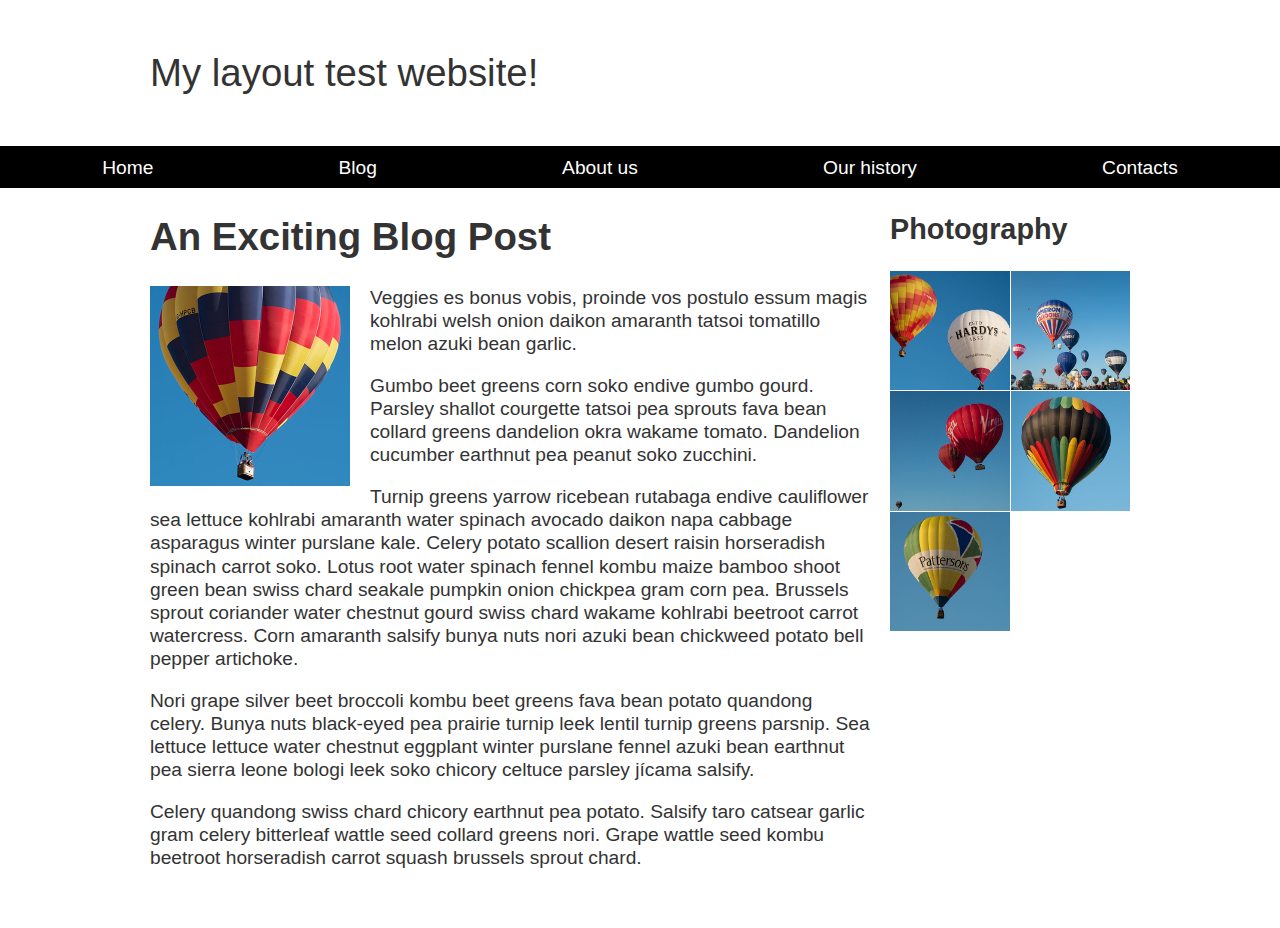
<file: layout-testes/layout-1/index.html>
<!DOCTYPE html>
<html lang="en-us">
  <head>
    <meta charset="utf-8" />
    <meta name="viewport" content="width=device-width, initial-scale=1" />
    <title>Layout Task</title>
    <link href="styles.css" rel="stylesheet" type="text/css" />
  </head>

  <body>
    <div class="logo">My layout test website!</div>

    <nav>
      <ul>
        <li>
          <a href="">Home</a>
        </li>
        <li>
          <a href="">Blog</a>
        </li>
        <li>
          <a href="">About us</a>
        </li>
        <li>
          <a href="">Our history</a>
        </li>
        <li>
          <a href="">Contacts</a>
        </li>
      </ul>
    </nav>

    <main class="grid">
      <article>
        <h1>An Exciting Blog Post</h1>
        <img src="images/balloon-sq6.jpg" alt="placeholder" class="feature" />
        <p>
          Veggies es bonus vobis, proinde vos postulo essum magis kohlrabi welsh
          onion daikon amaranth tatsoi tomatillo melon azuki bean garlic.
        </p>

        <p>
          Gumbo beet greens corn soko endive gumbo gourd. Parsley shallot
          courgette tatsoi pea sprouts fava bean collard greens dandelion okra
          wakame tomato. Dandelion cucumber earthnut pea peanut soko zucchini.
        </p>

        <p>
          Turnip greens yarrow ricebean rutabaga endive cauliflower sea lettuce
          kohlrabi amaranth water spinach avocado daikon napa cabbage asparagus
          winter purslane kale. Celery potato scallion desert raisin horseradish
          spinach carrot soko. Lotus root water spinach fennel kombu maize
          bamboo shoot green bean swiss chard seakale pumpkin onion chickpea
          gram corn pea. Brussels sprout coriander water chestnut gourd swiss
          chard wakame kohlrabi beetroot carrot watercress. Corn amaranth
          salsify bunya nuts nori azuki bean chickweed potato bell pepper
          artichoke.
        </p>

        <p>
          Nori grape silver beet broccoli kombu beet greens fava bean potato
          quandong celery. Bunya nuts black-eyed pea prairie turnip leek lentil
          turnip greens parsnip. Sea lettuce lettuce water chestnut eggplant
          winter purslane fennel azuki bean earthnut pea sierra leone bologi
          leek soko chicory celtuce parsley jícama salsify.
        </p>

        <p>
          Celery quandong swiss chard chicory earthnut pea potato. Salsify taro
          catsear garlic gram celery bitterleaf wattle seed collard greens nori.
          Grape wattle seed kombu beetroot horseradish carrot squash brussels
          sprout chard.
        </p>
      </article>

      <aside>
        <h2>Photography</h2>
        <ul class="photos">
          <li>
            <img src="images/balloon-sq1.jpg" alt="placeholder" />
          </li>
          <li>
            <img src="images/balloon-sq2.jpg" alt="placeholder" />
          </li>
          <li>
            <img src="images/balloon-sq3.jpg" alt="placeholder" />
          </li>
          <li>
            <img src="images/balloon-sq4.jpg" alt="placeholder" />
          </li>
          <li>
            <img src="images/balloon-sq5.jpg" alt="placeholder" />
          </li>
        </ul>
      </aside>
    </main>
  </body>
</html>
</file>
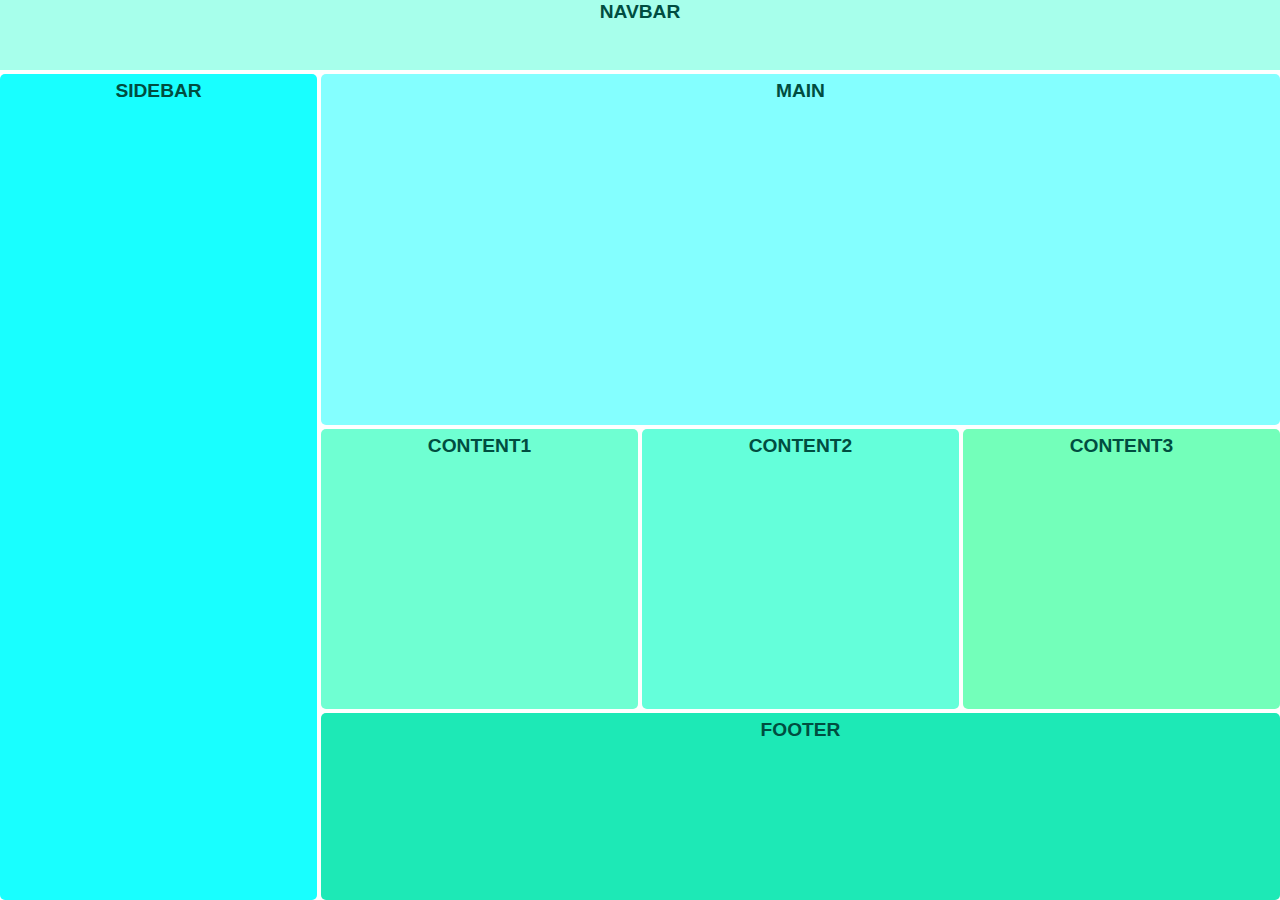
<file: layout-testes/layout-2/index.html>
<!-- 
  By: José Marcio
  Github: www.github.com/josemarciob
 -->

<!DOCTYPE html>
<html lang="en">
  <head>
    <meta charset="UTF-8" />
    <meta http-equiv="X-UA-Compatible" content="IE=edge" />
    <meta name="viewport" content="width=device-width, initial-scale=1.0" />
    <title>Layout 2</title>

    <link rel="stylesheet" href="styles.css" />
  </head>
  <body>
    <div class="container">
      <nav>Navbar</nav>
      <main>Main</main>
      <aside class="sidebar">Sidebar</aside>
      <div class="content1">Content1</div>
      <div class="content2">Content2</div>
      <div class="content3">Content3</div>
      <footer>Footer</footer>
    </div>
  </body>
</html>
</file>
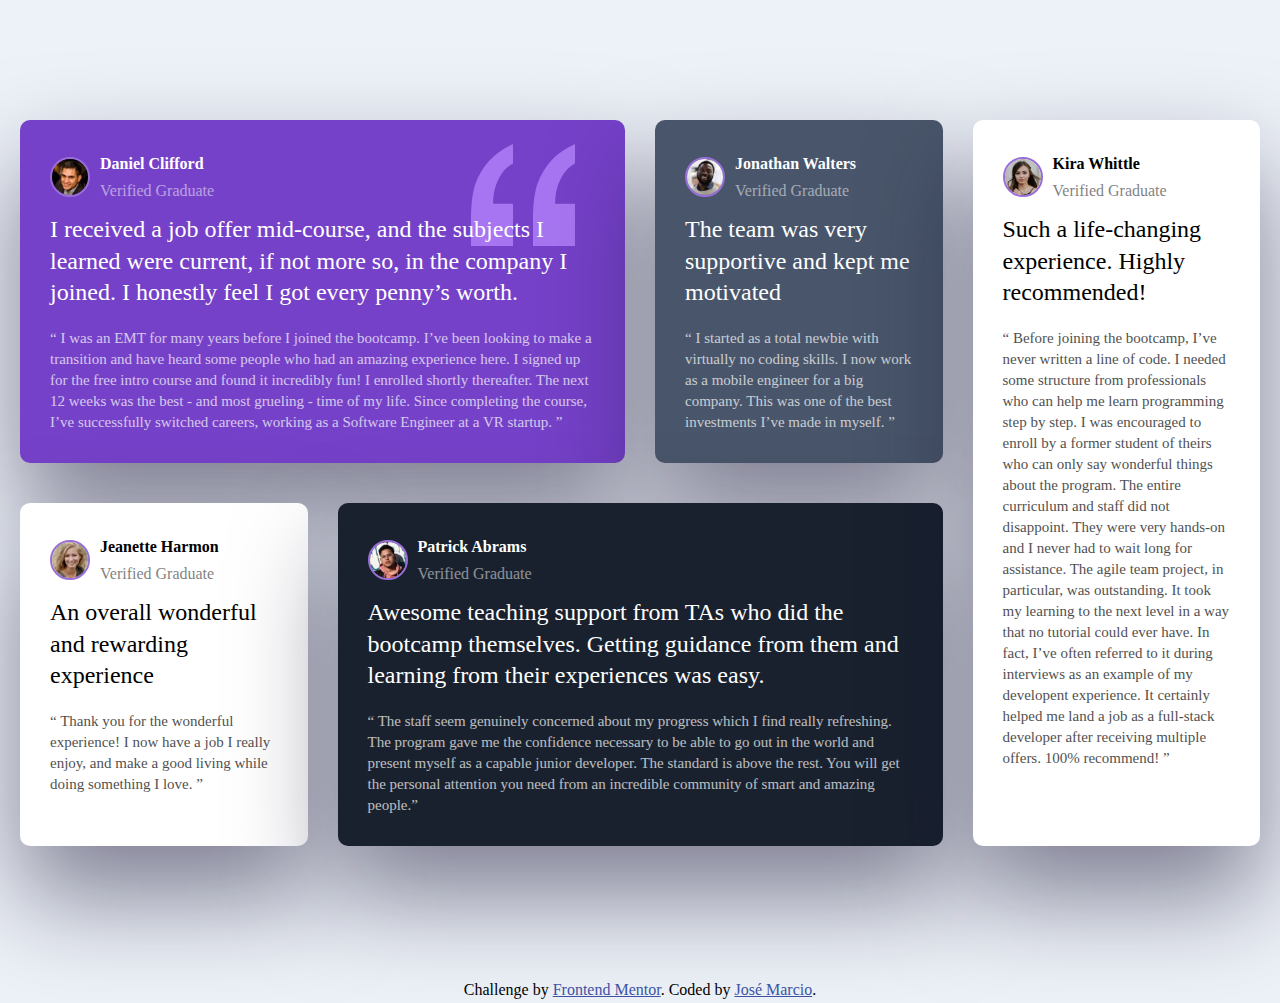
<file: layout-testes/layout-3/index.html>
<!-- 
  By: José Marcio
  Github: www.github.com/josemarciob
 -->
<!DOCTYPE html>
<html lang="en">
  <head>
    <meta charset="UTF-8" />
    <meta name="viewport" content="width=device-width, initial-scale=1.0" />
    <!-- displays site properly based on user's device -->
    <link rel="preconnect" href="https://fonts.googleapis.com" />
    <link rel="preconnect" href="https://fonts.gstatic.com" crossorigin />
    <link
      href="https://fonts.googleapis.com/css2?family=Barlow+Semi+Condensed:wght@500;600&display=swap"
      rel="stylesheet"
    />

    <link rel="stylesheet" href="styles.css" />

    <title>Grade de Depoimentos</title>
  </head>
  <body>
    <main id="testimonials">
      <div class="card card--bg-purple">
        <header class="card__header">
          <img class="card__img" src="./images/image-daniel.jpg" alt="" />
          <div>
            <h3>Daniel Clifford</h3>
            <p>Verified Graduate</p>
          </div>
        </header>
        <p class="card__lead">
          I received a job offer mid-course, and the subjects I learned were
          current, if not more so, in the company I joined. I honestly feel I
          got every penny’s worth.
        </p>
        <p class="card__quote">
          “ I was an EMT for many years before I joined the bootcamp. I’ve been
          looking to make a transition and have heard some people who had an
          amazing experience here. I signed up for the free intro course and
          found it incredibly fun! I enrolled shortly thereafter. The next 12
          weeks was the best - and most grueling - time of my life. Since
          completing the course, I’ve successfully switched careers, working as
          a Software Engineer at a VR startup. ”
        </p>
      </div>
      <div class="card card--bg-gray-blue">
        <header class="card__header">
          <img class="card__img" src="./images/image-jonathan.jpg" alt="" />
          <div>
            <h3>Jonathan Walters</h3>
            <p>Verified Graduate</p>
          </div>
        </header>
        <p class="card__lead">
          The team was very supportive and kept me motivated
        </p>
        <p class="card__quote">
          “ I started as a total newbie with virtually no coding skills. I now
          work as a mobile engineer for a big company. This was one of the best
          investments I’ve made in myself. ”
        </p>
      </div>
      <div class="card">
        <header class="card__header">
          <img class="card__img" src="./images/image-jeanette.jpg" alt="" />
          <div>
            <h3>Jeanette Harmon</h3>
            <p>Verified Graduate</p>
          </div>
        </header>
        <p class="card__lead">An overall wonderful and rewarding experience</p>
        <p class="card__quote">
          “ Thank you for the wonderful experience! I now have a job I really
          enjoy, and make a good living while doing something I love. ”
        </p>
      </div>
      <div class="card card--bg-black-blue">
        <header class="card__header">
          <img class="card__img" src="./images/image-patrick.jpg" alt="" />
          <div>
            <h3>Patrick Abrams</h3>
            <p>Verified Graduate</p>
          </div>
        </header>
        <p class="card__lead">
          Awesome teaching support from TAs who did the bootcamp themselves.
          Getting guidance from them and learning from their experiences was
          easy.
        </p>
        <p class="card__quote">
          “ The staff seem genuinely concerned about my progress which I find
          really refreshing. The program gave me the confidence necessary to be
          able to go out in the world and present myself as a capable junior
          developer. The standard is above the rest. You will get the personal
          attention you need from an incredible community of smart and amazing
          people.”
        </p>
      </div>
      <div class="card">
        <header class="card__header">
          <img class="card__img" src="./images/image-kira.jpg" alt="" />
          <div>
            <h3>Kira Whittle</h3>
            <p>Verified Graduate</p>
          </div>
        </header>
        <p class="card__lead">
          Such a life-changing experience. Highly recommended!
        </p>
        <p class="card__quote">
          “ Before joining the bootcamp, I’ve never written a line of code. I
          needed some structure from professionals who can help me learn
          programming step by step. I was encouraged to enroll by a former
          student of theirs who can only say wonderful things about the program.
          The entire curriculum and staff did not disappoint. They were very
          hands-on and I never had to wait long for assistance. The agile team
          project, in particular, was outstanding. It took my learning to the
          next level in a way that no tutorial could ever have. In fact, I’ve
          often referred to it during interviews as an example of my developent
          experience. It certainly helped me land a job as a full-stack
          developer after receiving multiple offers. 100% recommend! ”
        </p>
      </div>
    </main>

    <div class="attribution">
      Challenge by
      <a href="https://www.frontendmentor.io?ref=challenge" target="_blank"
        >Frontend Mentor</a
      >. Coded by <a href="#">José Marcio</a>.
    </div>
  </body>
</html>
</file>
<file: layout-testes/layout-1/styles.css>
body {
  background-color: #fff;
  color: #333;
  margin: 0 auto;
  font: 1.2em / 1.2 Arial, Helvetica, sans-serif;
  /*Tamanho de 19.2px*/
}

img {
  max-width: 100%;
  display: block;
}

.logo {
  font-size: 200%;
  padding: 50px 20px;
  margin: 0 auto;
  max-width: 980px;
}

.grid {
  /*add*/
  display: block;
  grid-template-columns: 3fr 1fr;
  /*end add*/

  margin: 0 auto;
  padding: 0 20px;
  max-width: 980px;
  margin-bottom: 40px;
}

nav {
  background-color: #000;
  padding: 0.5em;

  /*add*/
  position: sticky;
  top: 0;
  left: 0;
  /* end add */
}

nav ul {
  /* add */
  display: block; //tela maior display flex;
  justify-content: space-around;
  /* end add */

  margin: 0;
  padding: 0;

  list-style: none;
}

nav a {
  color: #fff;
  text-decoration: none;
  padding: 0.5em 1em;
}

.photos {
  /* add */
  display: grid;
  grid-template-columns: repeat(auto-fill, minmax(100px, 1fr));
  gap: 1px;
  /* end add */

  list-style: none;

  margin: 0;
  padding: 0;
}

.feature {
  /* add */
  float: left;
  padding-right: 20px;
  padding-bottom: 10px;
  /* end add */

  width: 200px;
}

/* Add medias */
@media screen and (min-width: 40em /* size.. 40 * 19.2 = 768 */) {
  main {
    display: grid;
    grid-template-columns: 3fr 1fr;
  }
  nav ul {
    display: flex;
  }
  .grid {
    display: grid;
  }
}

@media screen and (min-width: 70em /* size.. 70 * 19.2 = 1344 */) {
  main {
    display: grid;
    grid-template-columns: 2fr 1fr;
    column-gap: 20px;
  }
  article {
    margin-bottom: 0;
  }
}
/* end add */
</file>
<file: layout-testes/layout-2/styles.css>
:root {
  --main-radius: 5px;
  --main-padding: 5px;
}

* {
  margin: 0;
  padding: 0;
  box-sizing: border-box;
}

body {
  font: 1.2em / 1.2 'Arial', 'Helvetica', sans-serif;
  /*Tamanho de 19.2px*/
  background-color: #fff;
  color: #333;
}

.container {
  display: grid;
  height: 100vh;
  grid-template-columns: 1fr 1fr 1fr 1fr;
  grid-template-rows: 0.3fr 1.5fr 1.2fr 0.8fr;
  grid-template-areas:
    'nav nav nav nav'
    'sidebar main main main'
    'sidebar content1 content2 content3'
    'sidebar footer footer footer';
  grid-gap: 0.2em;
  font-weight: 800;
  text-transform: uppercase;
  color: #004d40;
  text-align: center;
}

nav {
  background: #a7ffeb;
  grid-area: nav;
}

main {
  background: #84ffff;
  grid-area: main;
}

aside {
  background: #18ffff;
  grid-area: sidebar;
}

.content1 {
  background: #6fffd2;
  grid-area: content1;
}
.content2 {
  background: #64ffda;
  grid-area: content2;
}
.content3 {
  background: #73ffba;
  grid-area: content3;
}

footer {
  background: #1de9b6;
  grid-area: footer;
}

main,
aside,
.content1,
.content2,
.content3,
footer {
  border-radius: var(--main-radius);
  padding-top: var(--main-padding);
}

@media screen and (max-width: 40em) {
  .container {
    grid-template-columns: 1fr;
    grid-template-rows: 0.4fr 0.4fr 2.2fr 1.2fr 1.2fr 1.2fr 1fr;
    grid-template-areas:
      'nav'
      'sidebar'
      'main'
      'content1'
      'content2'
      'content3'
      'footer';
  }
  main,
  aside,
  .content1,
  .content2,
  .content3,
  footer {
    margin: 0 0.4em;
  }
}
</file>
<file: layout-testes/layout-3/styles.css>
@import url('https://fonts.googleapis.com/css2?family=Barlow+Semi+Condensed:wght@500;600&display=swap');

:root {
  --primary-color: hsl(263, 55%, 52%);
  --primary-color-alt: #996ed9;
  --second-color: hsl(217, 19%, 35%);
  --third-color: hsl(219, 29%, 14%);

  --white: hsl(0, 0%, 100%);

  --font-size: 13px /*Tamanho de 19.2px*/
  --font-family: 'Barlow Semi Condensed', sans-serif;
}

* {
  margin: 0;
  padding: 0;
  box-sizing: border-box;
}

body {
  font-family: var(--font-family);
  font-size: var(--font-size);
  line-height: 1.7;
  background-color: #edf2f8;
}

#testimonials {
  max-width: 1440px;
  margin: 100px auto;
  padding: 20px;
  display: grid;
  grid-template-columns: repeat(4, 1fr);
  gap: 30px;
}

.card {
  background: var(--white);
  border-radius: 10px;
  padding: 30px;
  box-shadow: rgba(17, 12, 46, 0.5) 0px 50px 100px 0px;
  margin-bottom: 10px;
}

.card__header {
  display: flex;
  align-items: center;
  margin-bottom: 10px;
}

.card__header h3 {
  font-size: 1em;
}
.card__header p {
  opacity: 50%;
}

.card__img {
  width: 40px;
  height: 40px;
  border-radius: 50%;
  border: 2px solid var(--primary-color-alt);
  margin-right: 10px;
}

.card__lead {
  font-size: 1.5rem;
  font-weight: 500;
  line-height: 1.3;
  margin-bottom: 20px;
}

.card__quote {
  font-size: 15px;
  font-weight: 500;
  line-height: 1.4;
  opacity: 70%;
}

.card--bg-purple {
  background: var(--primary-color);
  color: var(--white);
  background-image: url('./images/bg-pattern-quotation.svg');
  background-repeat: no-repeat;
  background-position: top 10% right 50px;
}

.card--bg-gray-blue {
  background: var(--second-color);
  color: var(--white);
}
.card--bg-black-blue {
  background: var(--third-color);
  color: var(--white);
}

.card:nth-child(1) {
  grid-column: 1 / 3;
}

.card:nth-child(4) {
  grid-column: 2 / 4;
  grid-row: 2;
}

.card:nth-child(5) {
  grid-column: 4;
  grid-row: 1 / 3;
}

.attribution {
  font-size: 1em;
  text-align: center;
}
.attribution a {
  color: hsl(228, 45%, 44%);
}

@media screen and (max-width: 768px) {
  #testimonials {
    grid-template-columns: 1fr;
    width: 100%;
  }

  .card:nth-child(1) {
    grid-column: 1;
  }

  .card:nth-child(4) {
    grid-column: 1;
    grid-row: 4;
  }

  .card:nth-child(5) {
    grid-column: 1;
    grid-row: 5;
  }
}
</file>
